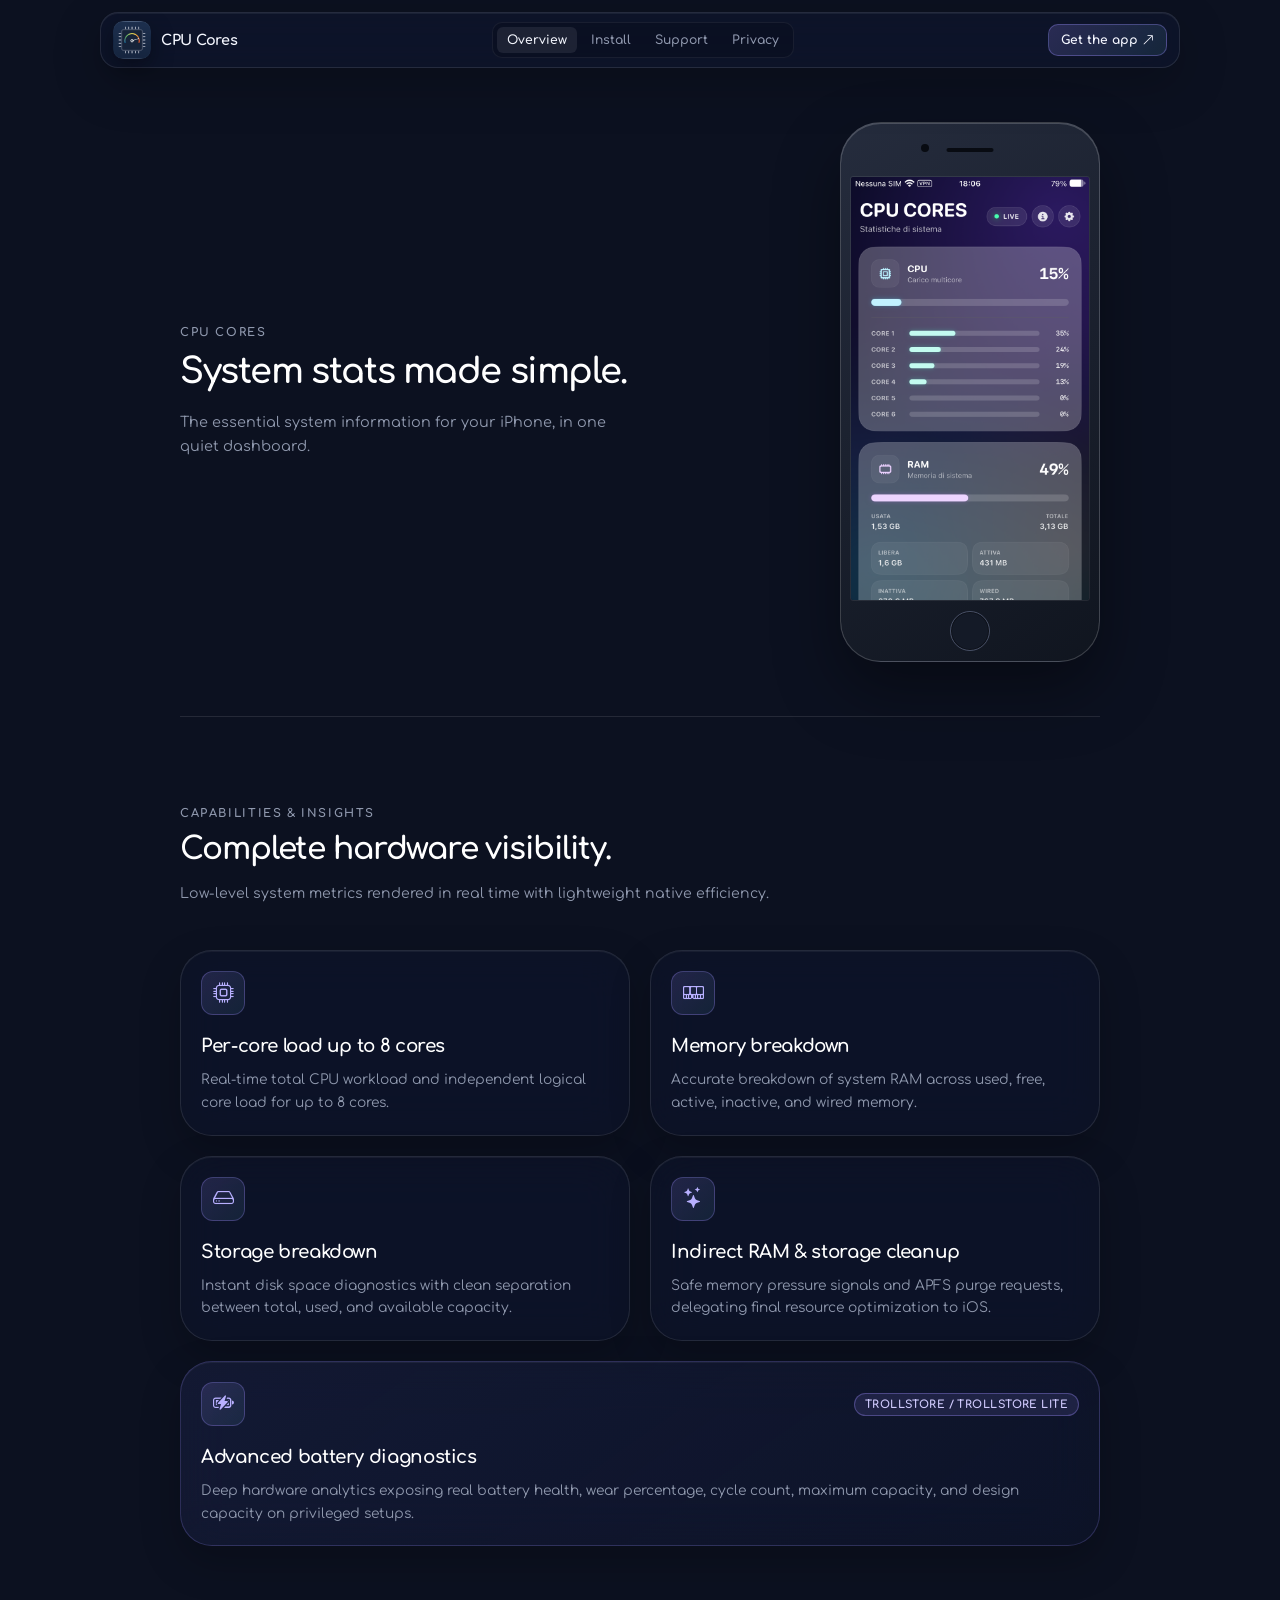
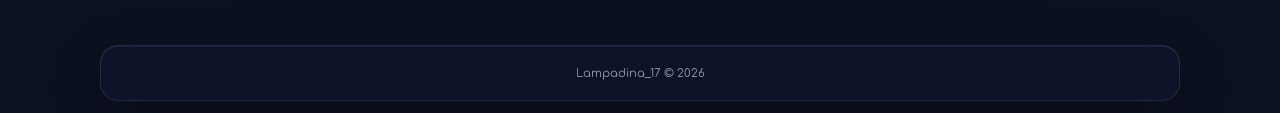
<file: docs/index.html>
<!doctype html>
<html lang="en">

<head>
  <meta charset="utf-8">
  <meta name="viewport" content="width=device-width, initial-scale=1">
  <meta name="theme-color" content="#0b1024">
  <meta name="description" content="CPU Cores is a fast, native system monitor for iPhone and iPad.">
  <meta property="og:title" content="CPU Cores — Your device, clearly">
  <meta property="og:description"
    content="Live CPU load, memory, storage and hardware details in one native dashboard.">
  <meta property="og:image" content="https://lampadina17.github.io/CpuCores/og.png">
  <meta property="og:type" content="website">
  <meta property="og:url" content="https://lampadina17.github.io/CpuCores/">
  <meta name="twitter:card" content="summary_large_image">
  <title>CPU Cores — Your device, clearly</title>
  <link rel="icon" href="./icon.png">
  <link rel="stylesheet" href="./vendor/bootstrap-icons/bootstrap-icons.min.css">
  <link rel="stylesheet" href="./style.css">
  <script src="./layout.js" defer></script>
</head>

<body>
  <site-header page="overview"></site-header>
  <main class="overview">
    <section class="overview-hero" aria-labelledby="overview-title">
      <div class="overview-copy">
        <p class="overview-kicker">CPU Cores</p>
        <h1 id="overview-title" class="overview-title">System stats made simple.</h1>
        <p class="overview-lead">The essential system information for your iPhone, in one quiet dashboard.</p>
      </div>
      <div class="overview-device" aria-label="CPU Cores running on iPhone SE (3rd generation)">
        <div class="iphone-se">
          <div class="iphone-se-top" aria-hidden="true">
            <span></span>
          </div>
          <img src="./1.png" alt="CPU Cores dashboard showing CPU, memory and system information">
          <div class="iphone-se-home" aria-hidden="true"></div>
        </div>
      </div>
    </section>

    <section class="overview-features" aria-labelledby="features-title">
      <div class="features-header">
        <p class="features-kicker">Capabilities & Insights</p>
        <h2 id="features-title" class="features-title">Complete hardware visibility.</h2>
        <p class="features-subtitle">Low-level system metrics rendered in real time with lightweight native efficiency.</p>
      </div>

      <div class="features-grid">
        <article class="feature-card glass-panel">
          <div class="feature-icon-box">
            <i class="bi bi-cpu" aria-hidden="true"></i>
          </div>
          <h3 class="feature-name">Per-core load up to 8 cores</h3>
          <p class="feature-desc">Real-time total CPU workload and independent logical core load for up to 8 cores.</p>
        </article>

        <article class="feature-card glass-panel">
          <div class="feature-icon-box">
            <i class="bi bi-memory" aria-hidden="true"></i>
          </div>
          <h3 class="feature-name">Memory breakdown</h3>
          <p class="feature-desc">Accurate breakdown of system RAM across used, free, active, inactive, and wired memory.</p>
        </article>

        <article class="feature-card glass-panel">
          <div class="feature-icon-box">
            <i class="bi bi-hdd" aria-hidden="true"></i>
          </div>
          <h3 class="feature-name">Storage breakdown</h3>
          <p class="feature-desc">Instant disk space diagnostics with clean separation between total, used, and available capacity.</p>
        </article>

        <article class="feature-card glass-panel">
          <div class="feature-icon-box">
            <i class="bi bi-stars" aria-hidden="true"></i>
          </div>
          <h3 class="feature-name">Indirect RAM & storage cleanup</h3>
          <p class="feature-desc">Safe memory pressure signals and APFS purge requests, delegating final resource optimization to iOS.</p>
        </article>

        <article class="feature-card feature-card-featured glass-panel">
          <div class="feature-card-top">
            <div class="feature-icon-box">
              <i class="bi bi-battery-charging" aria-hidden="true"></i>
            </div>
            <span class="feature-tag">TrollStore / TrollStore Lite</span>
          </div>
          <h3 class="feature-name">Advanced battery diagnostics</h3>
          <p class="feature-desc">Deep hardware analytics exposing real battery health, wear percentage, cycle count, maximum capacity, and design capacity on privileged setups.</p>
        </article>
      </div>
    </section>
  </main>
  <site-footer></site-footer>
</body>

</html>
</file>
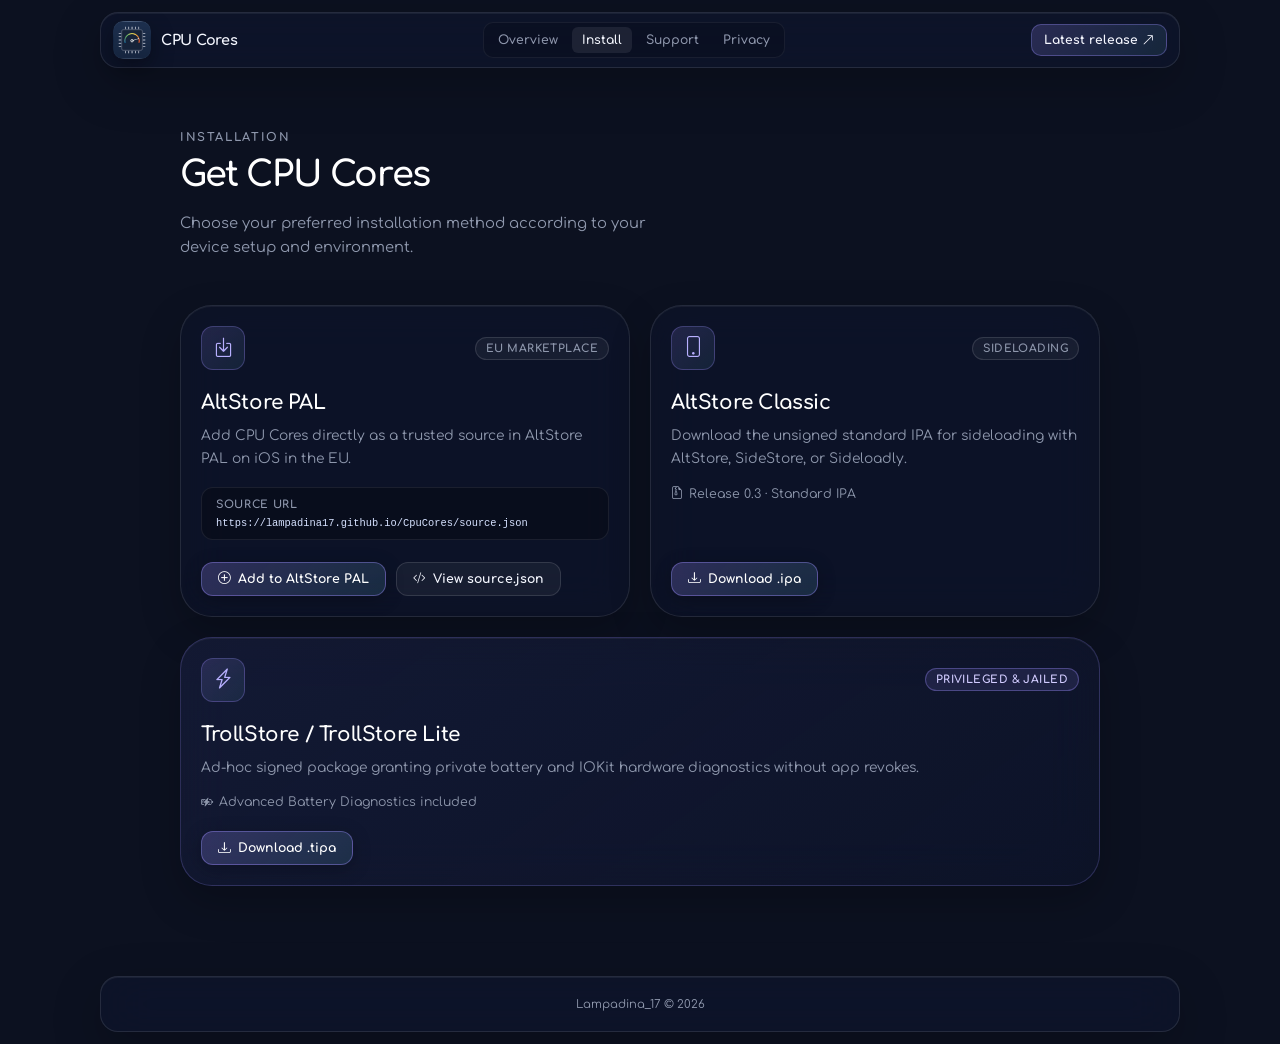
<file: docs/install/index.html>
<!doctype html>
<html lang="en">

<head>
  <meta charset="utf-8">
  <meta name="viewport" content="width=device-width, initial-scale=1">
  <meta name="theme-color" content="#0b1024">
  <meta name="description" content="Install CPU Cores from AltStore PAL, GitHub Releases or TrollStore.">
  <meta property="og:title" content="Install CPU Cores">
  <meta property="og:description" content="Open the CPU Cores source in AltStore PAL or choose a package from GitHub.">
  <meta property="og:image" content="https://lampadina17.github.io/CpuCores/og.png">
  <meta property="og:type" content="website">
  <meta property="og:url" content="https://lampadina17.github.io/CpuCores/install/">
  <meta name="twitter:card" content="summary_large_image">
  <title>Install — CPU Cores</title>
  <link rel="icon" href="../icon.png">
  <link rel="stylesheet" href="../vendor/bootstrap-icons/bootstrap-icons.min.css">
  <link rel="stylesheet" href="../style.css">
  <script src="../layout.js" defer></script>
</head>

<body>
  <site-header page="install"></site-header>
  <main class="page-container">
    <section class="install-section">
      <header class="install-header">
        <p class="install-kicker">Installation</p>
        <h1 class="install-title">Get CPU Cores</h1>
        <p class="install-lead">Choose your preferred installation method according to your device setup and environment.</p>
      </header>

      <div class="install-grid">
        <!-- AltStore PAL -->
        <article class="install-card glass-panel">
          <div class="install-card-top">
            <div class="install-icon-box">
              <i class="bi bi-box-arrow-in-down" aria-hidden="true"></i>
            </div>
            <span class="install-tag">EU Marketplace</span>
          </div>
          <h2 class="install-card-name">AltStore PAL</h2>
          <p class="install-card-desc">Add CPU Cores directly as a trusted source in AltStore PAL on iOS in the EU.</p>

          <div class="install-source-box">
            <span class="install-source-label">Source URL</span>
            <code class="install-source-code">https://lampadina17.github.io/CpuCores/source.json</code>
          </div>

          <div class="install-actions">
            <a class="button button-primary" href="altstore://source?url=https://lampadina17.github.io/CpuCores/source.json">
              <i class="bi bi-plus-circle" aria-hidden="true"></i>
              <span>Add to AltStore PAL</span>
            </a>
            <a class="button button-secondary" href="https://lampadina17.github.io/CpuCores/source.json" target="_blank" rel="noopener">
              <i class="bi bi-code-slash" aria-hidden="true"></i>
              <span>View source.json</span>
            </a>
          </div>
        </article>

        <!-- AltStore Classic -->
        <article class="install-card glass-panel">
          <div class="install-card-top">
            <div class="install-icon-box">
              <i class="bi bi-phone" aria-hidden="true"></i>
            </div>
            <span class="install-tag">Sideloading</span>
          </div>
          <h2 class="install-card-name">AltStore Classic</h2>
          <p class="install-card-desc">Download the unsigned standard IPA for sideloading with AltStore, SideStore, or Sideloadly.</p>

          <div class="install-meta-info">
            <span class="install-meta-item"><i class="bi bi-file-earmark-zip" aria-hidden="true"></i> Release 0.3 · Standard IPA</span>
          </div>

          <div class="install-actions">
            <a class="button button-primary" href="https://github.com/Lampadina17/CpuCores/releases/download/0.3/CpuCores-0.3.ipa">
              <i class="bi bi-download" aria-hidden="true"></i>
              <span>Download .ipa</span>
            </a>
          </div>
        </article>

        <!-- TrollStore / TrollStore Lite -->
        <article class="install-card install-card-featured glass-panel">
          <div class="install-card-top">
            <div class="install-icon-box">
              <i class="bi bi-lightning-charge" aria-hidden="true"></i>
            </div>
            <span class="install-tag install-tag-accent">Privileged & Jailed</span>
          </div>
          <h2 class="install-card-name">TrollStore / TrollStore Lite</h2>
          <p class="install-card-desc">Ad-hoc signed package granting private battery and IOKit hardware diagnostics without app revokes.</p>

          <div class="install-meta-info">
            <span class="install-meta-item"><i class="bi bi-battery-charging" aria-hidden="true"></i> Advanced Battery Diagnostics included</span>
          </div>

          <div class="install-actions">
            <a class="button button-primary" href="https://github.com/Lampadina17/CpuCores/releases/download/0.3/CpuCores-0.3.tipa">
              <i class="bi bi-download" aria-hidden="true"></i>
              <span>Download .tipa</span>
            </a>
          </div>
        </article>
      </div>
    </section>
  </main>
  <site-footer></site-footer>
</body>

</html>
</file>
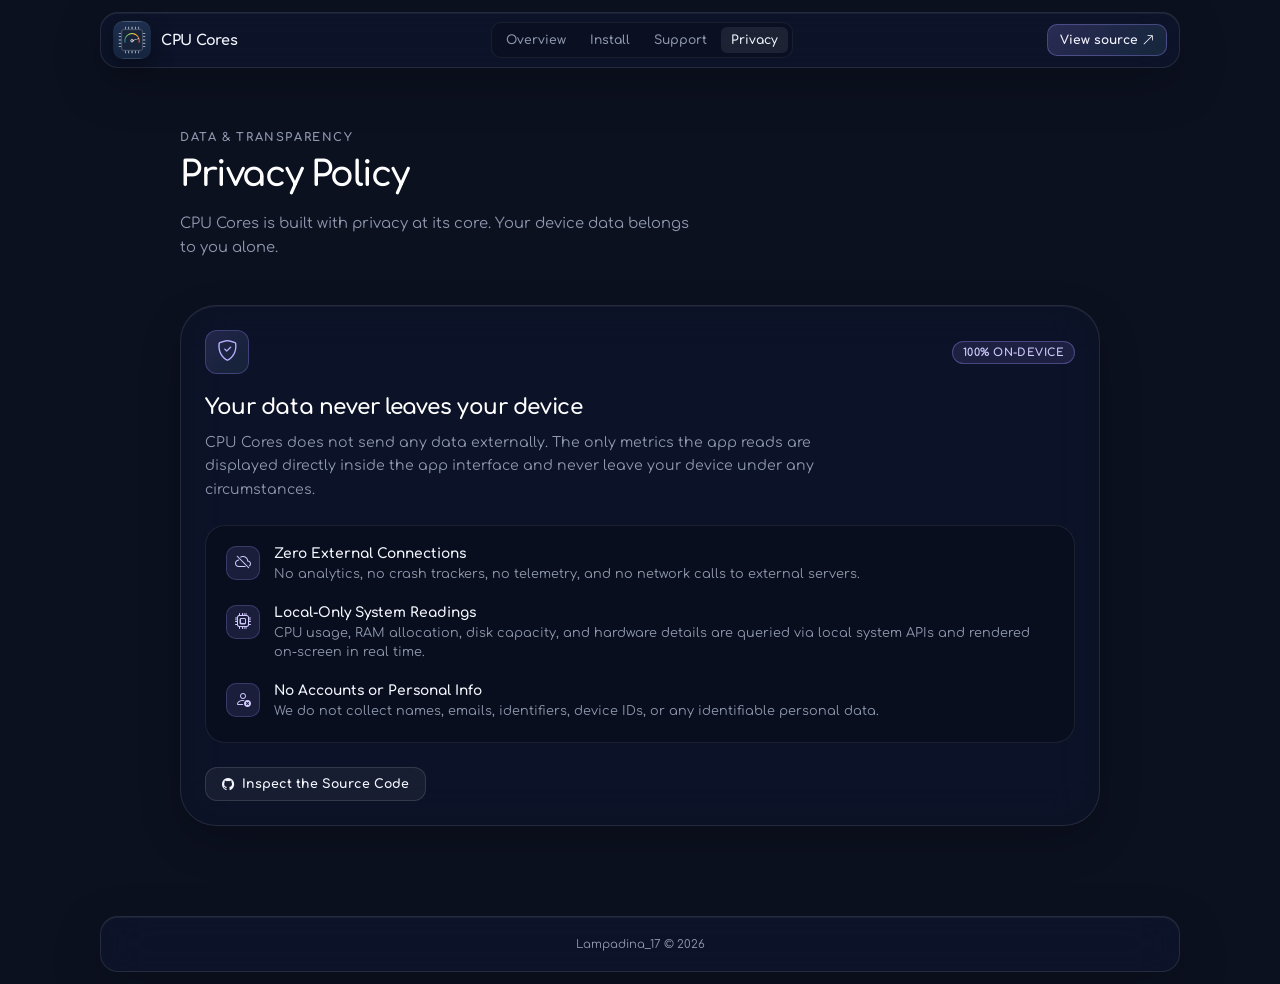
<file: docs/privacy/index.html>
<!doctype html>
<html lang="en">

<head>
  <meta charset="utf-8">
  <meta name="viewport" content="width=device-width, initial-scale=1">
  <meta name="theme-color" content="#0b1024">
  <meta name="description" content="CPU Cores privacy policy. No analytics, tracking or remote collection.">
  <meta property="og:title" content="Privacy — CPU Cores">
  <meta property="og:description"
    content="No analytics, no accounts and no remote collection. Your system readings stay on device.">
  <meta property="og:image" content="https://lampadina17.github.io/CpuCores/og.png">
  <meta property="og:type" content="website">
  <meta property="og:url" content="https://lampadina17.github.io/CpuCores/privacy/">
  <meta name="twitter:card" content="summary_large_image">
  <title>Privacy — CPU Cores</title>
  <link rel="icon" href="../icon.png">
  <link rel="stylesheet" href="../vendor/bootstrap-icons/bootstrap-icons.min.css">
  <link rel="stylesheet" href="../style.css">
  <script src="../layout.js" defer></script>
</head>

<body>
  <site-header page="privacy"></site-header>
  <main class="page-container">
    <section class="privacy-section">
      <header class="privacy-header">
        <p class="privacy-kicker">Data & Transparency</p>
        <h1 class="privacy-title">Privacy Policy</h1>
        <p class="privacy-lead">CPU Cores is built with privacy at its core. Your device data belongs to you alone.</p>
      </header>

      <div class="privacy-grid">
        <article class="privacy-card glass-panel">
          <div class="privacy-card-top">
            <div class="privacy-icon-box">
              <i class="bi bi-shield-check" aria-hidden="true"></i>
            </div>
            <span class="privacy-tag">100% On-Device</span>
          </div>

          <h2 class="privacy-card-name">Your data never leaves your device</h2>
          <p class="privacy-card-desc">
            CPU Cores does not send any data externally. The only metrics the app reads are displayed directly inside the app interface and never leave your device under any circumstances.
          </p>

          <div class="privacy-points">
            <div class="privacy-point-item">
              <div class="privacy-point-icon"><i class="bi bi-cloud-slash" aria-hidden="true"></i></div>
              <div>
                <strong>Zero External Connections</strong>
                <p>No analytics, no crash trackers, no telemetry, and no network calls to external servers.</p>
              </div>
            </div>

            <div class="privacy-point-item">
              <div class="privacy-point-icon"><i class="bi bi-cpu" aria-hidden="true"></i></div>
              <div>
                <strong>Local-Only System Readings</strong>
                <p>CPU usage, RAM allocation, disk capacity, and hardware details are queried via local system APIs and rendered on-screen in real time.</p>
              </div>
            </div>

            <div class="privacy-point-item">
              <div class="privacy-point-icon"><i class="bi bi-person-x" aria-hidden="true"></i></div>
              <div>
                <strong>No Accounts or Personal Info</strong>
                <p>We do not collect names, emails, identifiers, device IDs, or any identifiable personal data.</p>
              </div>
            </div>
          </div>

          <div class="privacy-actions">
            <a class="button button-secondary" href="https://github.com/Lampadina17/CpuCores" target="_blank" rel="noopener">
              <i class="bi bi-github" aria-hidden="true"></i>
              <span>Inspect the Source Code</span>
            </a>
          </div>
        </article>
      </div>
    </section>
  </main>
  <site-footer></site-footer>
</body>

</html>
</file>
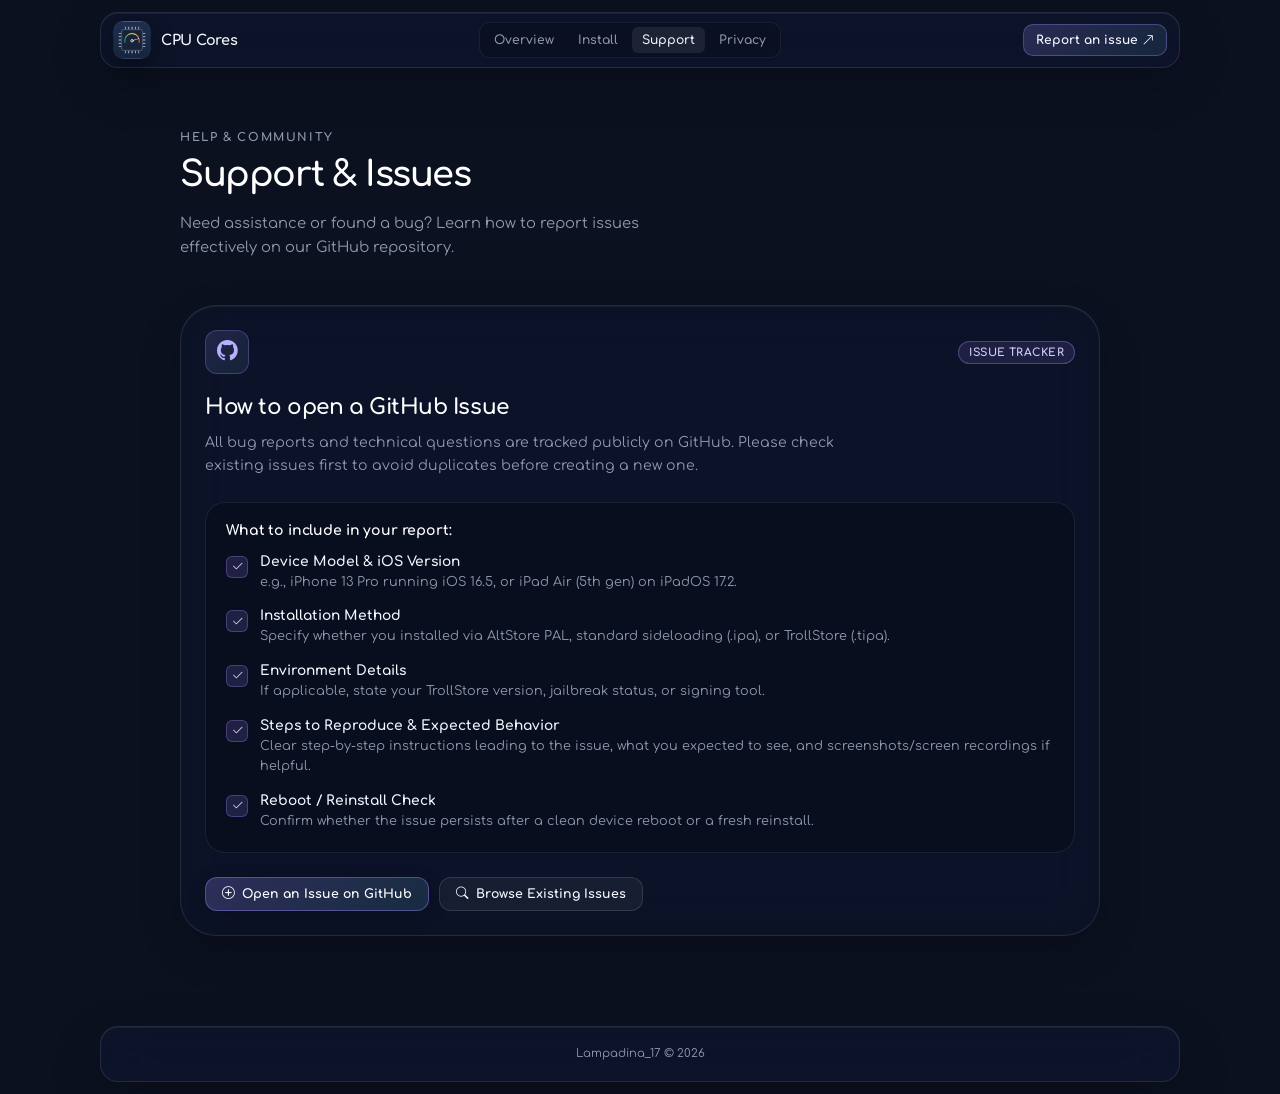
<file: docs/support/index.html>
<!doctype html>
<html lang="en">

<head>
  <meta charset="utf-8">
  <meta name="viewport" content="width=device-width, initial-scale=1">
  <meta name="theme-color" content="#0b1024">
  <meta name="description" content="CPU Cores support, compatibility information and bug reporting.">
  <meta property="og:title" content="Support — CPU Cores">
  <meta property="og:description" content="Compatibility information, releases and bug reporting for CPU Cores.">
  <meta property="og:image" content="https://lampadina17.github.io/CpuCores/og.png">
  <meta property="og:type" content="website">
  <meta property="og:url" content="https://lampadina17.github.io/CpuCores/support/">
  <meta name="twitter:card" content="summary_large_image">
  <title>Support — CPU Cores</title>
  <link rel="icon" href="../icon.png">
  <link rel="stylesheet" href="../vendor/bootstrap-icons/bootstrap-icons.min.css">
  <link rel="stylesheet" href="../style.css">
  <script src="../layout.js" defer></script>
</head>

<body>
  <site-header page="support"></site-header>
  <main class="page-container">
    <section class="support-section">
      <header class="support-header">
        <p class="support-kicker">Help & Community</p>
        <h1 class="support-title">Support & Issues</h1>
        <p class="support-lead">Need assistance or found a bug? Learn how to report issues effectively on our GitHub repository.</p>
      </header>

      <div class="support-grid">
        <!-- Main Issue Guide Card -->
        <article class="support-card glass-panel">
          <div class="support-card-top">
            <div class="support-icon-box">
              <i class="bi bi-github" aria-hidden="true"></i>
            </div>
            <span class="support-tag">Issue Tracker</span>
          </div>

          <h2 class="support-card-name">How to open a GitHub Issue</h2>
          <p class="support-card-desc">
            All bug reports and technical questions are tracked publicly on GitHub. Please check existing issues first to avoid duplicates before creating a new one.
          </p>

          <div class="support-checklist">
            <h3 class="support-checklist-title">What to include in your report:</h3>
            <ul class="support-list">
              <li>
                <div class="support-list-bullet"><i class="bi bi-check2" aria-hidden="true"></i></div>
                <div>
                  <strong>Device Model & iOS Version</strong>
                  <p>e.g., iPhone 13 Pro running iOS 16.5, or iPad Air (5th gen) on iPadOS 17.2.</p>
                </div>
              </li>
              <li>
                <div class="support-list-bullet"><i class="bi bi-check2" aria-hidden="true"></i></div>
                <div>
                  <strong>Installation Method</strong>
                  <p>Specify whether you installed via AltStore PAL, standard sideloading (.ipa), or TrollStore (.tipa).</p>
                </div>
              </li>
              <li>
                <div class="support-list-bullet"><i class="bi bi-check2" aria-hidden="true"></i></div>
                <div>
                  <strong>Environment Details</strong>
                  <p>If applicable, state your TrollStore version, jailbreak status, or signing tool.</p>
                </div>
              </li>
              <li>
                <div class="support-list-bullet"><i class="bi bi-check2" aria-hidden="true"></i></div>
                <div>
                  <strong>Steps to Reproduce & Expected Behavior</strong>
                  <p>Clear step-by-step instructions leading to the issue, what you expected to see, and screenshots/screen recordings if helpful.</p>
                </div>
              </li>
              <li>
                <div class="support-list-bullet"><i class="bi bi-check2" aria-hidden="true"></i></div>
                <div>
                  <strong>Reboot / Reinstall Check</strong>
                  <p>Confirm whether the issue persists after a clean device reboot or a fresh reinstall.</p>
                </div>
              </li>
            </ul>
          </div>

          <div class="support-actions">
            <a class="button button-primary" href="https://github.com/Lampadina17/CpuCores/issues/new" target="_blank" rel="noopener">
              <i class="bi bi-plus-circle" aria-hidden="true"></i>
              <span>Open an Issue on GitHub</span>
            </a>
            <a class="button button-secondary" href="https://github.com/Lampadina17/CpuCores/issues" target="_blank" rel="noopener">
              <i class="bi bi-search" aria-hidden="true"></i>
              <span>Browse Existing Issues</span>
            </a>
          </div>
        </article>
      </div>
    </section>
  </main>
  <site-footer></site-footer>
</body>

</html>
</file>
<file: docs/style.css>
@font-face {
  font-family: "Comfortaa";
  src: url("./fonts/Comfortaa-Variable.ttf") format("truetype");
  font-style: normal;
  font-weight: 300 700;
  font-display: swap;
}

:root {
  color-scheme: dark;
  --bg: #0c1120;
  --text: #f5f7ff;
  --muted: #8f98ad;
  --line: rgba(255, 255, 255, 0.1);
  --font: "Comfortaa", -apple-system, BlinkMacSystemFont, "Segoe UI", sans-serif;
}

* {
  box-sizing: border-box;
}

html {
  font-family: var(--font);
}

body {
  display: flex;
  flex-direction: column;
  min-width: 320px;
  min-height: 100vh;
  margin: 0;
  overflow-x: hidden;
  background: var(--bg);
  color: var(--text);
  -webkit-font-smoothing: antialiased;
}

.bi {
  flex: 0 0 auto;
}

.glass-panel {
  border: 1px solid var(--line);
  -webkit-backdrop-filter: blur(24px) saturate(135%);
  backdrop-filter: blur(24px) saturate(135%);
}

site-header,
site-footer {
  display: contents;
}

.site-header {
  position: sticky;
  z-index: 20;
  top: 12px;
  width: min(1080px, calc(100% - 32px));
  margin: 12px auto 0;
}

.nav-shell {
  display: grid;
  grid-template-columns: auto minmax(0, 1fr) auto;
  align-items: center;
  column-gap: 12px;
  min-height: 56px;
  padding: 8px 12px;
  border-radius: 18px;
  background: rgba(15, 21, 43, 0.72);
  box-shadow: 0 16px 50px rgba(0, 0, 0, 0.22), inset 0 1px 0 rgba(255, 255, 255, 0.06);
}

.brand {
  display: inline-flex;
  align-items: center;
  justify-self: start;
  gap: 10px;
  color: var(--text);
  font-size: 0.9rem;
  font-weight: 700;
  letter-spacing: -0.02em;
  text-decoration: none;
}

.brand img {
  border-radius: 10px;
  box-shadow: 0 8px 22px rgba(0, 0, 0, 0.35);
}

.primary-nav {
  display: flex;
  align-items: center;
  justify-self: center;
  gap: 4px;
  padding: 4px;
  border: 1px solid rgba(255, 255, 255, 0.06);
  border-radius: 10px;
  background: rgba(0, 0, 0, 0.14);
}

.primary-nav a {
  padding: 6px 10px;
  border-radius: 6px;
  color: var(--muted);
  font-size: 0.77rem;
  font-weight: 600;
  text-decoration: none;
  transition: background 0.2s ease, color 0.2s ease;
}

.primary-nav a:hover,
.primary-nav a.active {
  color: var(--text);
  background: rgba(255, 255, 255, 0.08);
}

.nav-cta {
  justify-self: end;
  padding: 8px 12px;
  border: 1px solid rgba(157, 140, 255, 0.34);
  border-radius: 10px;
  background: linear-gradient(135deg, rgba(157, 140, 255, 0.2), rgba(119, 231, 255, 0.09));
  color: var(--text);
  font-size: 0.76rem;
  font-weight: 700;
  text-decoration: none;
  transition: transform 0.2s ease, border-color 0.2s ease;
}

.nav-cta:hover {
  border-color: rgba(157, 140, 255, 0.7);
  transform: translateY(-1px);
}

.site-footer {
  display: flex;
  align-items: center;
  justify-content: center;
  width: min(1080px, calc(100% - 32px));
  min-height: 56px;
  margin: auto auto 12px;
  padding: 12px 20px;
  border: 1px solid var(--line);
  border-radius: 18px;
  background: rgba(15, 21, 43, 0.72);
  box-shadow: 0 16px 50px rgba(0, 0, 0, 0.22), inset 0 1px 0 rgba(255, 255, 255, 0.06);
  -webkit-backdrop-filter: blur(24px) saturate(135%);
  backdrop-filter: blur(24px) saturate(135%);
  color: var(--muted);
  font-size: 0.72rem;
  text-align: center;
}

.site-footer p {
  margin: 0;
}

.overview {
  display: grid;
  flex: 1;
  place-items: center;
  width: min(920px, calc(100% - 96px));
  margin-inline: auto;
}

.overview-hero {
  display: grid;
  grid-template-columns: minmax(0, 1.25fr) auto;
  align-items: center;
  justify-content: space-between;
  gap: clamp(32px, 5vw, 72px);
  width: 100%;
  padding: clamp(36px, 6vh, 64px) 0;
}

.overview-copy {
  display: flex;
  flex-direction: column;
  align-items: flex-start;
  text-align: left;
  max-width: 540px;
}

.overview-kicker {
  margin: 0 0 14px;
  color: var(--muted);
  font-size: 0.72rem;
  font-weight: 700;
  letter-spacing: 0.14em;
  text-transform: uppercase;
}

.overview-title {
  margin: 0;
  color: #fff;
  font-size: 2.2rem;
  font-weight: 650;
  letter-spacing: -0.04em;
  line-height: 1.1;
  text-align: left;
  overflow-wrap: break-word;
  word-break: break-word;
}

.overview-lead {
  max-width: 460px;
  margin: 18px 0 0;
  color: var(--muted);
  font-size: 0.9rem;
  line-height: 1.7;
  text-align: left;
}

.overview-device {
  display: flex;
  justify-content: flex-end;
  align-items: center;
}

.iphone-se {
  position: relative;
  width: min(260px, 72vw);
  max-width: 260px;
  padding: 53px 9px 60px;
  border: 1px solid rgba(255, 255, 255, 0.18);
  border-radius: 41px;
  background: linear-gradient(145deg, #252c3d, #10151f);
  box-shadow: 0 28px 65px rgba(0, 0, 0, 0.38), inset 0 1px 0 rgba(255, 255, 255, 0.18);
}

.iphone-se img {
  display: block;
  width: 100%;
  border: 1px solid rgba(255, 255, 255, 0.08);
  border-radius: 3px;
}

.iphone-se-top {
  position: absolute;
  top: 0;
  left: 0;
  width: 100%;
  height: 53px;
}

.iphone-se-top::before {
  position: absolute;
  top: 25px;
  left: 50%;
  width: 47px;
  height: 4px;
  border-radius: 999px;
  background: #080b12;
  content: "";
  transform: translateX(-50%);
}

.iphone-se-top span {
  position: absolute;
  top: 21px;
  left: calc(50% - 49px);
  width: 8px;
  height: 8px;
  border-radius: 50%;
  background: #080b12;
}

.iphone-se-home {
  position: absolute;
  bottom: 10px;
  left: 50%;
  width: 40px;
  height: 40px;
  border: 1px solid #485066;
  border-radius: 50%;
  background: #141a27;
  box-shadow: inset 0 0 0 1px rgba(0, 0, 0, 0.4);
  transform: translateX(-50%);
}

/* Features Section */
.overview-features {
  width: 100%;
  padding: clamp(64px, 10vh, 96px) 0 clamp(72px, 11vh, 120px);
  border-top: 1px solid var(--line);
  scroll-margin-top: 90px;
}

.features-header {
  max-width: 600px;
  margin-bottom: clamp(32px, 5vh, 48px);
}

.features-kicker {
  margin: 0 0 12px;
  color: var(--muted);
  font-size: 0.72rem;
  font-weight: 700;
  letter-spacing: 0.14em;
  text-transform: uppercase;
}

.features-title {
  margin: 0;
  color: #fff;
  font-size: 1.95rem;
  font-weight: 650;
  letter-spacing: -0.035em;
  line-height: 1.15;
}

.features-subtitle {
  margin: 14px 0 0;
  color: var(--muted);
  font-size: 0.88rem;
  line-height: 1.65;
}

.features-grid {
  display: grid;
  grid-template-columns: repeat(2, minmax(0, 1fr));
  gap: 20px;
  width: 100%;
}

.feature-card {
  display: flex;
  flex-direction: column;
  padding: 20px;
  border-radius: 32px;
  background: rgba(15, 21, 43, 0.5);
  box-shadow: 0 16px 40px rgba(0, 0, 0, 0.22), inset 0 1px 0 rgba(255, 255, 255, 0.05);
  transition: transform 0.25s ease, border-color 0.25s ease, background 0.25s ease;
}

.feature-card:hover {
  transform: translateY(-2px);
  border-color: rgba(255, 255, 255, 0.18);
  background: rgba(18, 26, 54, 0.65);
}

.feature-icon-box {
  display: inline-flex;
  align-items: center;
  justify-content: center;
  width: 44px;
  height: 44px;
  margin-bottom: 20px;
  border: 1px solid rgba(157, 140, 255, 0.28);
  border-radius: 12px;
  background: linear-gradient(135deg, rgba(157, 140, 255, 0.16), rgba(119, 231, 255, 0.08));
  color: #b8b0ff;
  font-size: 1.3rem;
}

.feature-name {
  margin: 0 0 10px;
  color: #fff;
  font-size: 1.15rem;
  font-weight: 650;
  letter-spacing: -0.02em;
  line-height: 1.3;
}

.feature-desc {
  margin: 0;
  color: var(--muted);
  font-size: 0.86rem;
  line-height: 1.65;
}

.feature-card-featured {
  grid-column: 1 / -1;
  background: linear-gradient(145deg, rgba(24, 30, 60, 0.65), rgba(15, 21, 43, 0.55));
  border-color: rgba(157, 140, 255, 0.22);
}

.feature-card-featured:hover {
  border-color: rgba(157, 140, 255, 0.45);
}

.feature-card-top {
  display: flex;
  align-items: center;
  justify-content: space-between;
  gap: 12px;
  margin-bottom: 20px;
}

.feature-card-top .feature-icon-box {
  margin-bottom: 0;
}

.feature-tag {
  display: inline-flex;
  align-items: center;
  padding: 4px 10px;
  border: 1px solid rgba(157, 140, 255, 0.35);
  border-radius: 999px;
  background: rgba(157, 140, 255, 0.12);
  color: #d2ccff;
  font-size: 0.68rem;
  font-weight: 700;
  letter-spacing: 0.04em;
  text-transform: uppercase;
}

/* Common Page Container & Install Section */
.page-container {
  display: flex;
  flex-direction: column;
  flex: 1;
  width: min(920px, calc(100% - 96px));
  margin-inline: auto;
  padding: clamp(40px, 7vh, 72px) 0 clamp(64px, 10vh, 100px);
}

.install-section {
  width: 100%;
}

.install-header {
  max-width: 600px;
  margin-bottom: clamp(32px, 5vh, 48px);
}

.install-kicker {
  margin: 0 0 12px;
  color: var(--muted);
  font-size: 0.72rem;
  font-weight: 700;
  letter-spacing: 0.14em;
  text-transform: uppercase;
}

.install-title {
  margin: 0;
  color: #fff;
  font-size: 2.2rem;
  font-weight: 650;
  letter-spacing: -0.04em;
  line-height: 1.1;
}

.install-lead {
  max-width: 500px;
  margin: 16px 0 0;
  color: var(--muted);
  font-size: 0.92rem;
  line-height: 1.68;
}

.install-grid {
  display: grid;
  grid-template-columns: repeat(2, minmax(0, 1fr));
  gap: 20px;
  width: 100%;
}

.install-card {
  display: flex;
  flex-direction: column;
  padding: 20px;
  border-radius: 32px;
  background: rgba(15, 21, 43, 0.5);
  box-shadow: 0 16px 40px rgba(0, 0, 0, 0.22), inset 0 1px 0 rgba(255, 255, 255, 0.05);
  transition: transform 0.25s ease, border-color 0.25s ease, background 0.25s ease;
}

.install-card:hover {
  transform: translateY(-2px);
  border-color: rgba(255, 255, 255, 0.18);
  background: rgba(18, 26, 54, 0.65);
}

.install-card-featured {
  grid-column: 1 / -1;
  background: linear-gradient(145deg, rgba(24, 30, 60, 0.65), rgba(15, 21, 43, 0.55));
  border-color: rgba(157, 140, 255, 0.22);
}

.install-card-featured:hover {
  border-color: rgba(157, 140, 255, 0.45);
}

.install-card-top {
  display: flex;
  align-items: center;
  justify-content: space-between;
  gap: 12px;
  margin-bottom: 20px;
}

.install-icon-box {
  display: inline-flex;
  align-items: center;
  justify-content: center;
  width: 44px;
  height: 44px;
  border: 1px solid rgba(157, 140, 255, 0.28);
  border-radius: 12px;
  background: linear-gradient(135deg, rgba(157, 140, 255, 0.16), rgba(119, 231, 255, 0.08));
  color: #b8b0ff;
  font-size: 1.3rem;
}

.install-tag {
  display: inline-flex;
  align-items: center;
  padding: 4px 10px;
  border: 1px solid rgba(255, 255, 255, 0.12);
  border-radius: 999px;
  background: rgba(255, 255, 255, 0.05);
  color: var(--muted);
  font-size: 0.68rem;
  font-weight: 700;
  letter-spacing: 0.04em;
  text-transform: uppercase;
}

.install-tag-accent {
  border-color: rgba(157, 140, 255, 0.35);
  background: rgba(157, 140, 255, 0.12);
  color: #d2ccff;
}

.install-card-name {
  margin: 0 0 10px;
  color: #fff;
  font-size: 1.25rem;
  font-weight: 650;
  letter-spacing: -0.02em;
  line-height: 1.25;
}

.install-card-desc {
  margin: 0;
  color: var(--muted);
  font-size: 0.86rem;
  line-height: 1.65;
}

.install-source-box {
  display: flex;
  flex-direction: column;
  gap: 6px;
  margin-top: 16px;
  padding: 10px 14px;
  border: 1px solid rgba(255, 255, 255, 0.08);
  border-radius: 12px;
  background: rgba(0, 0, 0, 0.25);
}

.install-source-label {
  color: var(--muted);
  font-size: 0.68rem;
  font-weight: 700;
  text-transform: uppercase;
  letter-spacing: 0.06em;
}

.install-source-code {
  color: #d6e2ff;
  font-size: 0.65rem;
  font-family: ui-monospace, SFMono-Regular, Menlo, Monaco, Consolas, monospace;
  overflow-x: auto;
  word-break: break-all;
}

.install-meta-info {
  margin-top: 16px;
  color: var(--muted);
  font-size: 0.78rem;
}

.install-meta-item {
  display: inline-flex;
  align-items: center;
  gap: 6px;
}

.install-actions {
  display: flex;
  flex-wrap: wrap;
  gap: 10px;
  margin-top: auto;
  padding-top: 22px;
}

/* Button Component */
.button {
  display: inline-flex;
  align-items: center;
  justify-content: center;
  gap: 8px;
  padding: 9px 16px;
  border-radius: 12px;
  font-size: 0.78rem;
  font-weight: 700;
  text-decoration: none;
  transition: transform 0.2s ease, border-color 0.2s ease, background 0.2s ease, box-shadow 0.2s ease;
}

.button:hover {
  transform: translateY(-1px);
}

.button-primary {
  border: 1px solid rgba(157, 140, 255, 0.4);
  background: linear-gradient(135deg, rgba(157, 140, 255, 0.24), rgba(119, 231, 255, 0.12));
  color: #fff;
  box-shadow: 0 4px 18px rgba(0, 0, 0, 0.25);
}

.button-primary:hover {
  border-color: rgba(157, 140, 255, 0.8);
  box-shadow: 0 6px 22px rgba(157, 140, 255, 0.25);
}

.button-secondary {
  border: 1px solid rgba(255, 255, 255, 0.12);
  background: rgba(255, 255, 255, 0.05);
  color: var(--text);
}

.button-secondary:hover {
  border-color: rgba(255, 255, 255, 0.28);
  background: rgba(255, 255, 255, 0.09);
}

/* Support Page Styles */
.support-section {
  width: 100%;
}

.support-header {
  max-width: 600px;
  margin-bottom: clamp(32px, 5vh, 48px);
}

.support-kicker {
  margin: 0 0 12px;
  color: var(--muted);
  font-size: 0.72rem;
  font-weight: 700;
  letter-spacing: 0.14em;
  text-transform: uppercase;
}

.support-title {
  margin: 0;
  color: #fff;
  font-size: 2.2rem;
  font-weight: 650;
  letter-spacing: -0.04em;
  line-height: 1.1;
}

.support-lead {
  max-width: 520px;
  margin: 16px 0 0;
  color: var(--muted);
  font-size: 0.92rem;
  line-height: 1.68;
}

.support-grid {
  display: grid;
  grid-template-columns: 1fr;
  width: 100%;
}

.support-card {
  display: flex;
  flex-direction: column;
  padding: 24px;
  border-radius: 36px;
  background: rgba(15, 21, 43, 0.5);
  box-shadow: 0 16px 40px rgba(0, 0, 0, 0.22), inset 0 1px 0 rgba(255, 255, 255, 0.05);
}

.support-card-top {
  display: flex;
  align-items: center;
  justify-content: space-between;
  gap: 12px;
  margin-bottom: 20px;
}

.support-icon-box {
  display: inline-flex;
  align-items: center;
  justify-content: center;
  width: 44px;
  height: 44px;
  border: 1px solid rgba(157, 140, 255, 0.28);
  border-radius: 12px;
  background: linear-gradient(135deg, rgba(157, 140, 255, 0.16), rgba(119, 231, 255, 0.08));
  color: #b8b0ff;
  font-size: 1.3rem;
}

.support-tag {
  display: inline-flex;
  align-items: center;
  padding: 4px 10px;
  border: 1px solid rgba(157, 140, 255, 0.35);
  border-radius: 999px;
  background: rgba(157, 140, 255, 0.12);
  color: #d2ccff;
  font-size: 0.68rem;
  font-weight: 700;
  letter-spacing: 0.04em;
  text-transform: uppercase;
}

.support-card-name {
  margin: 0 0 10px;
  color: #fff;
  font-size: 1.35rem;
  font-weight: 650;
  letter-spacing: -0.02em;
  line-height: 1.25;
}

.support-card-desc {
  max-width: 680px;
  margin: 0;
  color: var(--muted);
  font-size: 0.88rem;
  line-height: 1.65;
}

.support-checklist {
  margin-top: 24px;
  padding: 20px;
  border: 1px solid rgba(255, 255, 255, 0.08);
  border-radius: 20px;
  background: rgba(0, 0, 0, 0.2);
}

.support-checklist-title {
  margin: 0 0 16px;
  color: #fff;
  font-size: 0.88rem;
  font-weight: 700;
  letter-spacing: -0.01em;
}

.support-list {
  display: flex;
  flex-direction: column;
  gap: 16px;
  margin: 0;
  padding: 0;
  list-style: none;
}

.support-list li {
  display: flex;
  align-items: flex-start;
  gap: 12px;
}

.support-list-bullet {
  display: inline-flex;
  align-items: center;
  justify-content: center;
  width: 22px;
  height: 22px;
  margin-top: 2px;
  border-radius: 6px;
  background: rgba(157, 140, 255, 0.16);
  border: 1px solid rgba(157, 140, 255, 0.3);
  color: #d2ccff;
  font-size: 0.82rem;
  flex: 0 0 auto;
}

.support-list li strong {
  display: block;
  color: #f5f7ff;
  font-size: 0.86rem;
  font-weight: 650;
}

.support-list li p {
  margin: 4px 0 0;
  color: var(--muted);
  font-size: 0.8rem;
  line-height: 1.55;
}

.support-actions {
  display: flex;
  flex-wrap: wrap;
  gap: 10px;
  margin-top: 24px;
}

/* Privacy Page Styles */
.privacy-section {
  width: 100%;
}

.privacy-header {
  max-width: 600px;
  margin-bottom: clamp(32px, 5vh, 48px);
}

.privacy-kicker {
  margin: 0 0 12px;
  color: var(--muted);
  font-size: 0.72rem;
  font-weight: 700;
  letter-spacing: 0.14em;
  text-transform: uppercase;
}

.privacy-title {
  margin: 0;
  color: #fff;
  font-size: 2.2rem;
  font-weight: 650;
  letter-spacing: -0.04em;
  line-height: 1.1;
}

.privacy-lead {
  max-width: 520px;
  margin: 16px 0 0;
  color: var(--muted);
  font-size: 0.92rem;
  line-height: 1.68;
}

.privacy-grid {
  display: grid;
  grid-template-columns: 1fr;
  width: 100%;
}

.privacy-card {
  display: flex;
  flex-direction: column;
  padding: 24px;
  border-radius: 36px;
  background: rgba(15, 21, 43, 0.5);
  box-shadow: 0 16px 40px rgba(0, 0, 0, 0.22), inset 0 1px 0 rgba(255, 255, 255, 0.05);
}

.privacy-card-top {
  display: flex;
  align-items: center;
  justify-content: space-between;
  gap: 12px;
  margin-bottom: 20px;
}

.privacy-icon-box {
  display: inline-flex;
  align-items: center;
  justify-content: center;
  width: 44px;
  height: 44px;
  border: 1px solid rgba(157, 140, 255, 0.28);
  border-radius: 12px;
  background: linear-gradient(135deg, rgba(157, 140, 255, 0.16), rgba(119, 231, 255, 0.08));
  color: #b8b0ff;
  font-size: 1.3rem;
}

.privacy-tag {
  display: inline-flex;
  align-items: center;
  padding: 4px 10px;
  border: 1px solid rgba(157, 140, 255, 0.35);
  border-radius: 999px;
  background: rgba(157, 140, 255, 0.12);
  color: #d2ccff;
  font-size: 0.68rem;
  font-weight: 700;
  letter-spacing: 0.04em;
  text-transform: uppercase;
}

.privacy-card-name {
  margin: 0 0 10px;
  color: #fff;
  font-size: 1.35rem;
  font-weight: 650;
  letter-spacing: -0.02em;
  line-height: 1.25;
}

.privacy-card-desc {
  max-width: 680px;
  margin: 0;
  color: var(--muted);
  font-size: 0.88rem;
  line-height: 1.65;
}

.privacy-points {
  display: flex;
  flex-direction: column;
  gap: 20px;
  margin-top: 24px;
  padding: 20px;
  border: 1px solid rgba(255, 255, 255, 0.08);
  border-radius: 20px;
  background: rgba(0, 0, 0, 0.2);
}

.privacy-point-item {
  display: flex;
  align-items: flex-start;
  gap: 14px;
}

.privacy-point-icon {
  display: inline-flex;
  align-items: center;
  justify-content: center;
  width: 34px;
  height: 34px;
  flex: 0 0 auto;
  border-radius: 10px;
  background: rgba(157, 140, 255, 0.12);
  border: 1px solid rgba(157, 140, 255, 0.25);
  color: #d2ccff;
  font-size: 1rem;
}

.privacy-point-item strong {
  display: block;
  color: #f5f7ff;
  font-size: 0.86rem;
  font-weight: 650;
}

.privacy-point-item p {
  margin: 4px 0 0;
  color: var(--muted);
  font-size: 0.8rem;
  line-height: 1.55;
}

.privacy-actions {
  display: flex;
  flex-wrap: wrap;
  gap: 10px;
  margin-top: 24px;
}

@media (max-width: 860px) {
  .overview-hero {
    gap: 40px;
    padding: 44px 0;
  }
}

@media (max-width: 720px) {
  .overview-hero {
    grid-template-columns: 1fr;
    gap: 36px;
    padding: 40px 0 32px;
    text-align: center;
  }

  .overview-copy {
    display: flex;
    align-items: center;
    flex-direction: column;
    text-align: center;
    max-width: 520px;
    margin-inline: auto;
  }

  .overview-title {
    font-size: clamp(1.9rem, 7.5vw, 2.75rem);
    letter-spacing: -0.03em;
    text-align: center;
  }

  .overview-lead {
    margin-top: 16px;
    font-size: 0.95rem;
    text-align: center;
  }

  .overview-device {
    justify-content: center;
    width: 100%;
    margin-inline: auto;
  }

  .iphone-se {
    width: min(240px, 70vw);
    padding: 46px 8px 52px;
    border-radius: 36px;
    margin-inline: auto;
  }

  .features-header {
    text-align: center;
    margin-inline: auto;
  }

  .features-grid {
    grid-template-columns: 1fr;
    gap: 16px;
  }

  .feature-card {
    padding: 18px;
    border-radius: 30px;
  }

  .features-title {
    font-size: 1.7rem;
  }

  .install-header {
    text-align: center;
    margin-inline: auto;
  }

  .install-lead {
    margin-inline: auto;
  }

  .install-grid {
    grid-template-columns: 1fr;
    gap: 16px;
  }

  .install-card {
    padding: 18px;
    border-radius: 30px;
  }

  .install-title {
    font-size: 1.85rem;
  }

  .support-header {
    text-align: center;
    margin-inline: auto;
  }

  .support-lead {
    margin-inline: auto;
  }

  .support-card {
    padding: 18px;
    border-radius: 30px;
  }

  .support-checklist {
    padding: 16px;
    border-radius: 16px;
  }

  .support-title {
    font-size: 1.85rem;
  }

  .privacy-header {
    text-align: center;
    margin-inline: auto;
  }

  .privacy-lead {
    margin-inline: auto;
  }

  .privacy-card {
    padding: 18px;
    border-radius: 30px;
  }

  .privacy-points {
    padding: 16px;
    border-radius: 16px;
  }

  .privacy-title {
    font-size: 1.85rem;
  }

  .iphone-se-top {
    height: 46px;
  }

  .iphone-se-top::before {
    top: 22px;
    width: 40px;
  }

  .iphone-se-top span {
    top: 19px;
    left: calc(50% - 42px);
    width: 7px;
    height: 7px;
  }

  .iphone-se-home {
    bottom: 8px;
    width: 36px;
    height: 36px;
  }
}

@media (max-width: 640px) {
  .site-header {
    top: 10px;
    width: calc(100% - 24px);
    margin-top: 10px;
  }

  .site-footer {
    width: calc(100% - 24px);
    min-height: 54px;
    margin-bottom: 10px;
    border-radius: 18px;
  }

  .overview {
    width: calc(100% - 24px);
  }

  .page-container {
    width: calc(100% - 24px);
    padding: 32px 0 48px;
  }

  .nav-shell {
    min-height: 56px;
    padding: 8px 10px;
    border-radius: 18px;
  }

  .primary-nav {
    gap: 2px;
    padding: 3px;
    border-radius: 9px;
  }

  .primary-nav a {
    padding: 6px 8px;
    border-radius: 6px;
    font-size: 0.68rem;
  }

  .brand img {
    width: 34px;
    height: 34px;
    border-radius: 9px;
  }

  .nav-cta {
    padding: 8px 11px;
    border-radius: 9px;
    font-size: 0.76rem;
  }
}

@media (max-width: 560px) {
  .nav-shell {
    grid-template-columns: 1fr auto;
  }

  .brand {
    grid-row: 1;
  }

  .primary-nav {
    grid-column: 1 / -1;
    grid-row: 2;
    justify-content: center;
    margin-top: 7px;
  }

  .nav-cta {
    grid-column: 2;
    grid-row: 1;
  }
}

@media (max-width: 380px) {
  .overview-hero {
    gap: 28px;
    padding: 28px 0 24px;
  }

  .overview-title {
    font-size: clamp(1.65rem, 8.5vw, 2rem);
  }

  .overview-lead {
    font-size: 0.88rem;
    line-height: 1.6;
  }

  .iphone-se {
    width: min(215px, 80vw);
    padding: 42px 7px 48px;
    border-radius: 32px;
  }

  .iphone-se-top {
    height: 42px;
  }

  .iphone-se-top::before {
    top: 20px;
    width: 36px;
    height: 3px;
  }

  .iphone-se-top span {
    top: 18px;
    left: calc(50% - 37px);
    width: 6px;
    height: 6px;
  }

  .iphone-se-home {
    bottom: 7px;
    width: 32px;
    height: 32px;
  }
}

@media (prefers-reduced-motion: reduce) {

  *,
  *::before,
  *::after {
    transition-duration: 0.01ms !important;
  }
}
</file>
